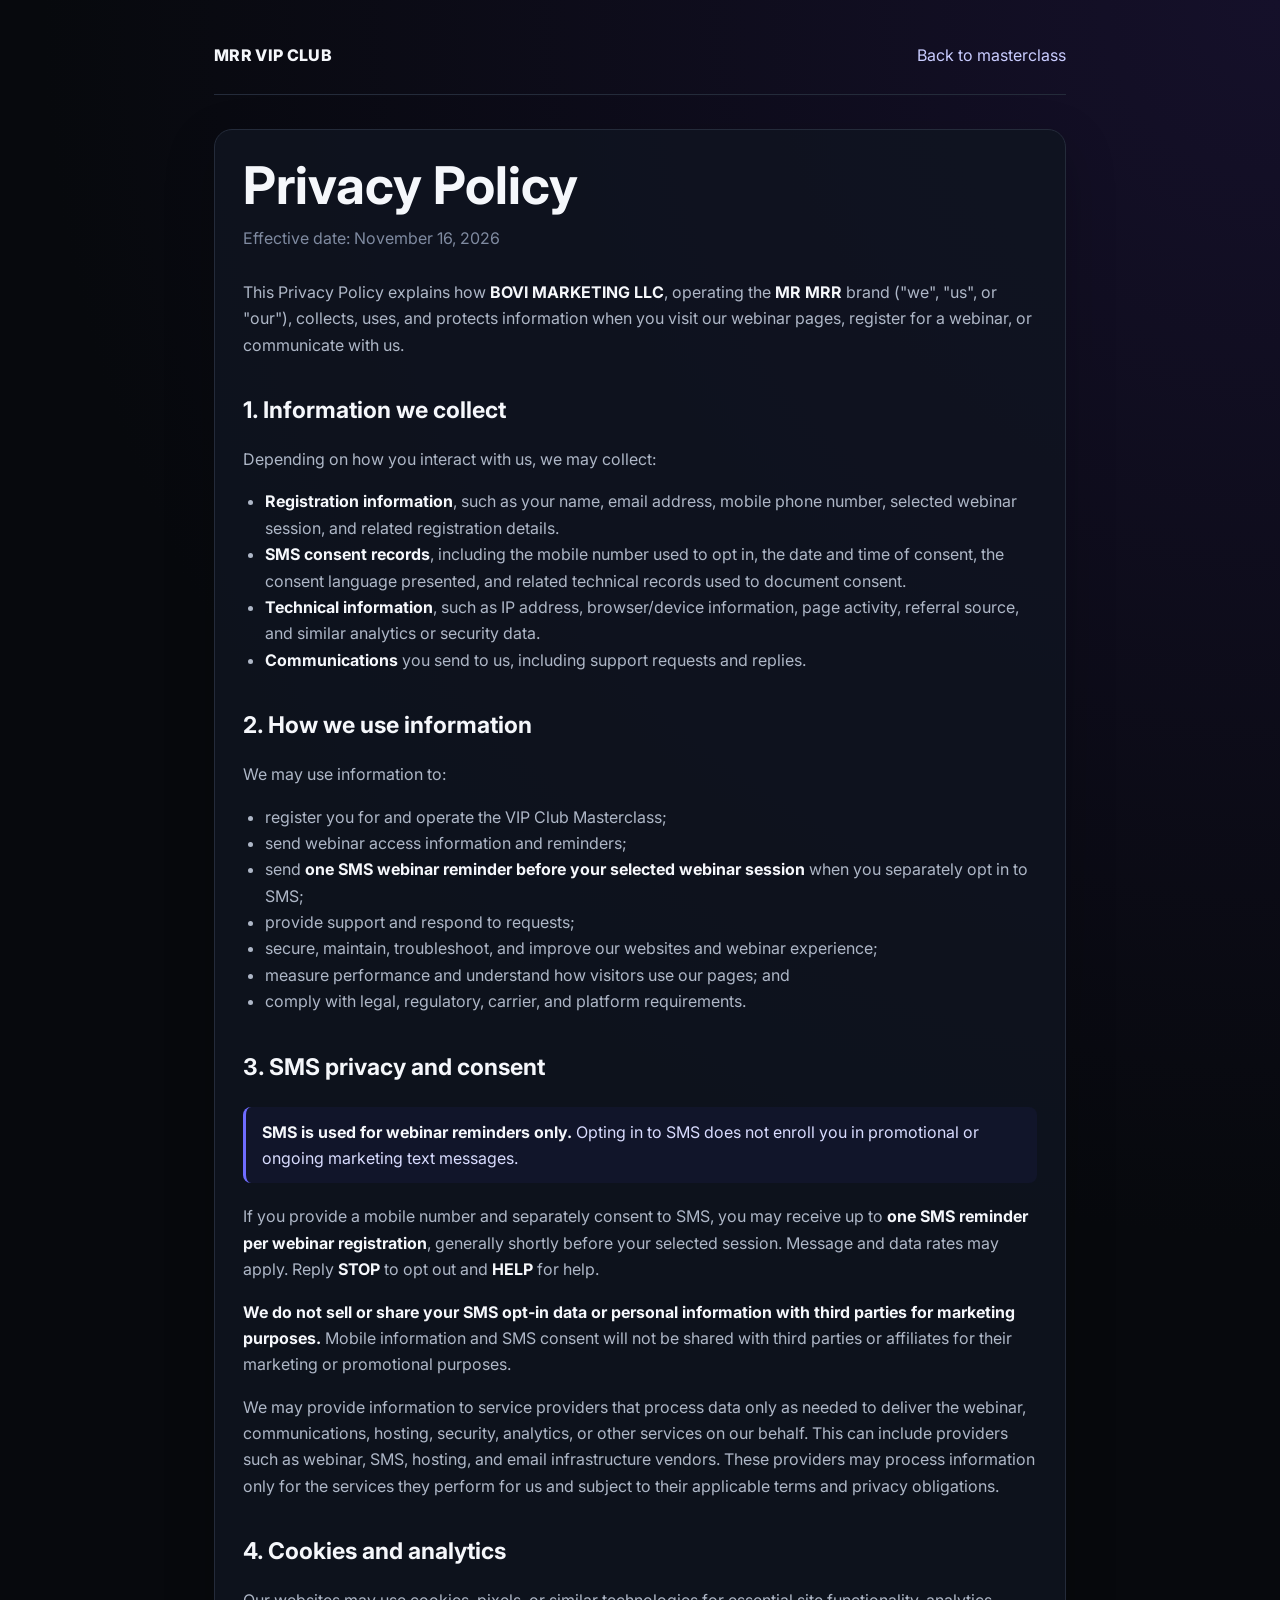
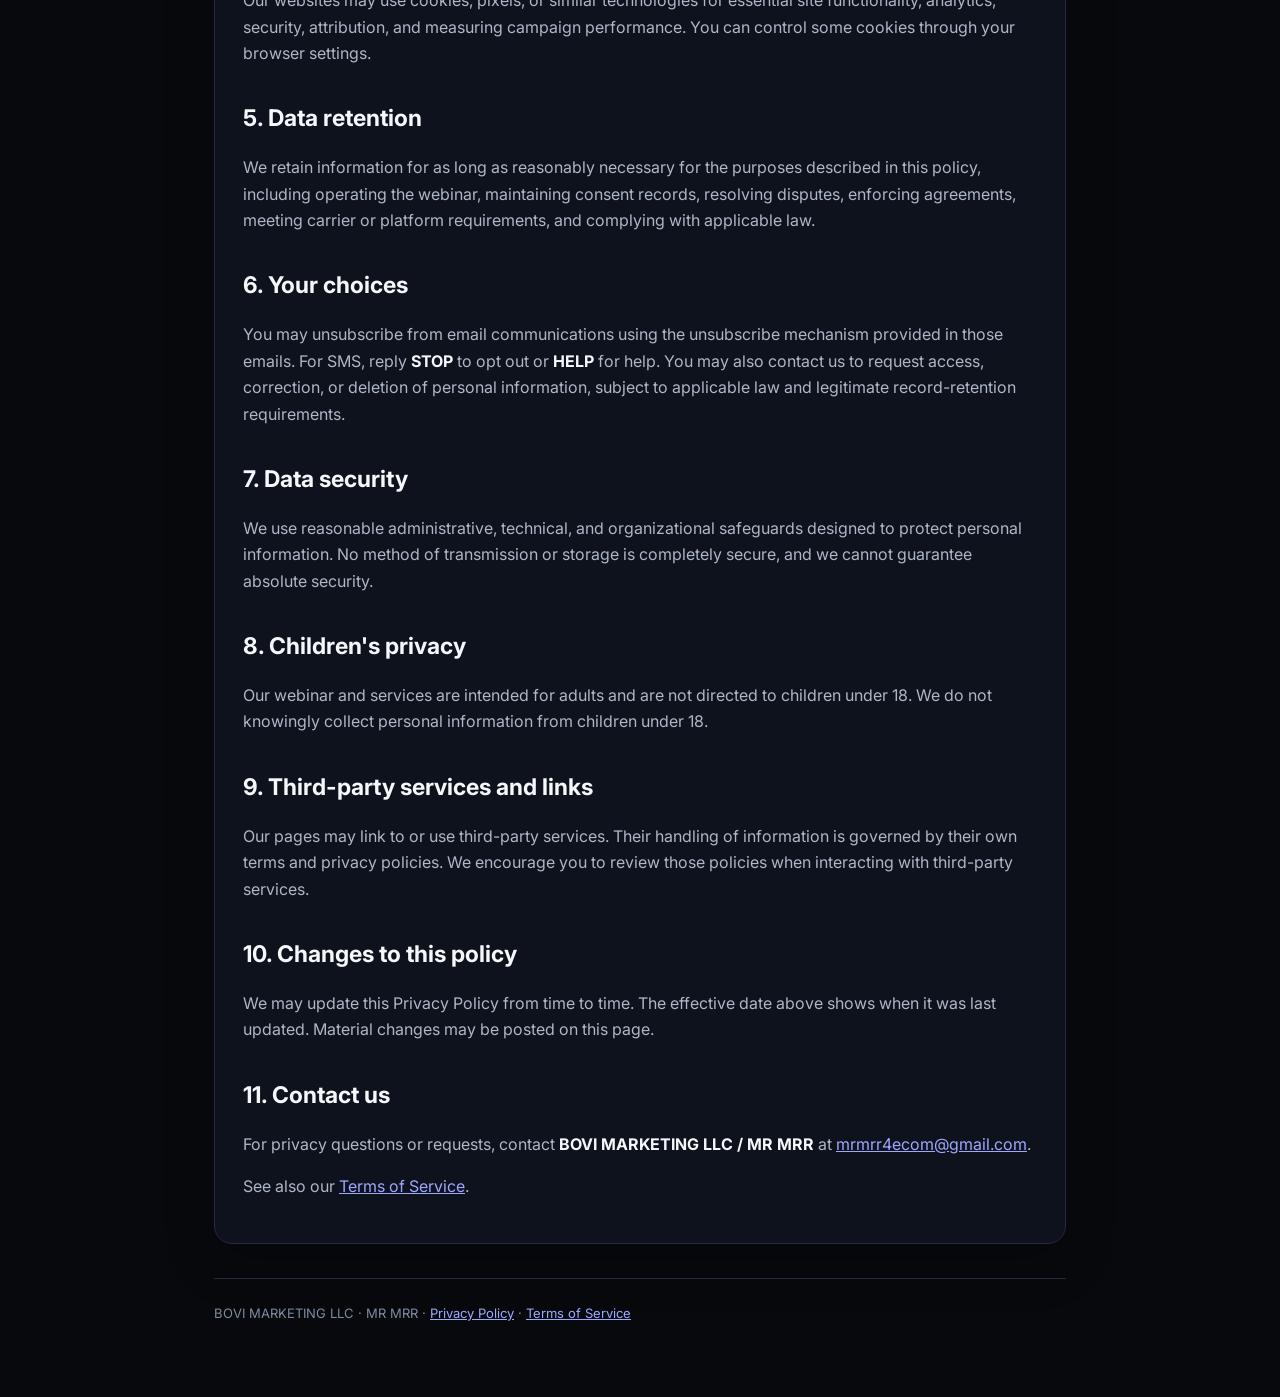
<file: landing-page-1/privacy/index.html>
<!doctype html>
<html lang="en">
<head>
<meta charset="utf-8">
<meta name="viewport" content="width=device-width,initial-scale=1">
<meta name="robots" content="index,follow">
<title>Privacy Policy | MR MRR</title>
<link rel="preconnect" href="https://fonts.googleapis.com">
<link rel="preconnect" href="https://fonts.gstatic.com" crossorigin>
<link href="https://fonts.googleapis.com/css2?family=Inter:wght@400;500;600;700;800&display=swap" rel="stylesheet">
<style>
:root{color-scheme:dark;--bg:#07090d;--panel:#0f1420;--text:#f5f7fb;--muted:#aeb7c7;--accent:#6f6cff;--line:#242b3a}
*{box-sizing:border-box}body{margin:0;background:radial-gradient(circle at top right,#15102a 0,#07090d 38%);color:var(--text);font-family:Inter,system-ui,-apple-system,BlinkMacSystemFont,"Segoe UI",sans-serif;line-height:1.65}
.wrap{max-width:900px;margin:0 auto;padding:42px 24px 72px}.top{display:flex;justify-content:space-between;gap:18px;align-items:center;padding-bottom:26px;border-bottom:1px solid var(--line);margin-bottom:34px}
.brand{font-weight:800;letter-spacing:.02em}.back{color:#c9ccff;text-decoration:none}.back:hover{text-decoration:underline}
h1{font-size:clamp(32px,5vw,52px);line-height:1.08;margin:0 0 10px}h2{font-size:23px;margin:34px 0 10px}h3{font-size:18px;margin:24px 0 8px}
p,li{color:var(--muted)}strong{color:var(--text)}a{color:#9da8ff}.meta{color:#7f8aa0;margin:0 0 28px}
.card{background:rgba(15,20,32,.82);border:1px solid var(--line);border-radius:18px;padding:28px;box-shadow:0 18px 50px rgba(0,0,0,.22)}
.notice{border-left:3px solid var(--accent);padding:12px 16px;background:#11152a;border-radius:8px;color:#d9dcff;margin:20px 0}
ul{padding-left:22px}.footer{margin-top:34px;padding-top:24px;border-top:1px solid var(--line);font-size:13px;color:#7f8aa0}
@media(max-width:640px){.wrap{padding:26px 16px 56px}.top{align-items:flex-start;flex-direction:column}.card{padding:22px}}
</style>
</head>
<body><main class="wrap">
<div class="top"><div class="brand">MRR VIP CLUB</div><a class="back" href="/">Back to masterclass</a></div>
<div class="card">
<h1>Privacy Policy</h1>
<p class="meta">Effective date: November 16, 2026</p>
<p>This Privacy Policy explains how <strong>BOVI MARKETING LLC</strong>, operating the <strong>MR MRR</strong> brand ("we", "us", or "our"), collects, uses, and protects information when you visit our webinar pages, register for a webinar, or communicate with us.</p>

<h2>1. Information we collect</h2>
<p>Depending on how you interact with us, we may collect:</p>
<ul>
<li><strong>Registration information</strong>, such as your name, email address, mobile phone number, selected webinar session, and related registration details.</li>
<li><strong>SMS consent records</strong>, including the mobile number used to opt in, the date and time of consent, the consent language presented, and related technical records used to document consent.</li>
<li><strong>Technical information</strong>, such as IP address, browser/device information, page activity, referral source, and similar analytics or security data.</li>
<li><strong>Communications</strong> you send to us, including support requests and replies.</li>
</ul>

<h2>2. How we use information</h2>
<p>We may use information to:</p>
<ul>
<li>register you for and operate the VIP Club Masterclass;</li>
<li>send webinar access information and reminders;</li>
<li>send <strong>one SMS webinar reminder before your selected webinar session</strong> when you separately opt in to SMS;</li>
<li>provide support and respond to requests;</li>
<li>secure, maintain, troubleshoot, and improve our websites and webinar experience;</li>
<li>measure performance and understand how visitors use our pages; and</li>
<li>comply with legal, regulatory, carrier, and platform requirements.</li>
</ul>

<h2>3. SMS privacy and consent</h2>
<div class="notice"><strong>SMS is used for webinar reminders only.</strong> Opting in to SMS does not enroll you in promotional or ongoing marketing text messages.</div>
<p>If you provide a mobile number and separately consent to SMS, you may receive up to <strong>one SMS reminder per webinar registration</strong>, generally shortly before your selected session. Message and data rates may apply. Reply <strong>STOP</strong> to opt out and <strong>HELP</strong> for help.</p>
<p><strong>We do not sell or share your SMS opt-in data or personal information with third parties for marketing purposes.</strong> Mobile information and SMS consent will not be shared with third parties or affiliates for their marketing or promotional purposes.</p>
<p>We may provide information to service providers that process data only as needed to deliver the webinar, communications, hosting, security, analytics, or other services on our behalf. This can include providers such as webinar, SMS, hosting, and email infrastructure vendors. These providers may process information only for the services they perform for us and subject to their applicable terms and privacy obligations.</p>

<h2>4. Cookies and analytics</h2>
<p>Our websites may use cookies, pixels, or similar technologies for essential site functionality, analytics, security, attribution, and measuring campaign performance. You can control some cookies through your browser settings.</p>

<h2>5. Data retention</h2>
<p>We retain information for as long as reasonably necessary for the purposes described in this policy, including operating the webinar, maintaining consent records, resolving disputes, enforcing agreements, meeting carrier or platform requirements, and complying with applicable law.</p>

<h2>6. Your choices</h2>
<p>You may unsubscribe from email communications using the unsubscribe mechanism provided in those emails. For SMS, reply <strong>STOP</strong> to opt out or <strong>HELP</strong> for help. You may also contact us to request access, correction, or deletion of personal information, subject to applicable law and legitimate record-retention requirements.</p>

<h2>7. Data security</h2>
<p>We use reasonable administrative, technical, and organizational safeguards designed to protect personal information. No method of transmission or storage is completely secure, and we cannot guarantee absolute security.</p>

<h2>8. Children's privacy</h2>
<p>Our webinar and services are intended for adults and are not directed to children under 18. We do not knowingly collect personal information from children under 18.</p>

<h2>9. Third-party services and links</h2>
<p>Our pages may link to or use third-party services. Their handling of information is governed by their own terms and privacy policies. We encourage you to review those policies when interacting with third-party services.</p>

<h2>10. Changes to this policy</h2>
<p>We may update this Privacy Policy from time to time. The effective date above shows when it was last updated. Material changes may be posted on this page.</p>

<h2>11. Contact us</h2>
<p>For privacy questions or requests, contact <strong>BOVI MARKETING LLC / MR MRR</strong> at <a href="mailto:mrmrr4ecom@gmail.com">mrmrr4ecom@gmail.com</a>.</p>

<p>See also our <a href="/terms">Terms of Service</a>.</p>
</div>
<div class="footer">BOVI MARKETING LLC · MR MRR · <a href="/privacy">Privacy Policy</a> · <a href="/terms">Terms of Service</a></div>
</main></body></html>
</file>
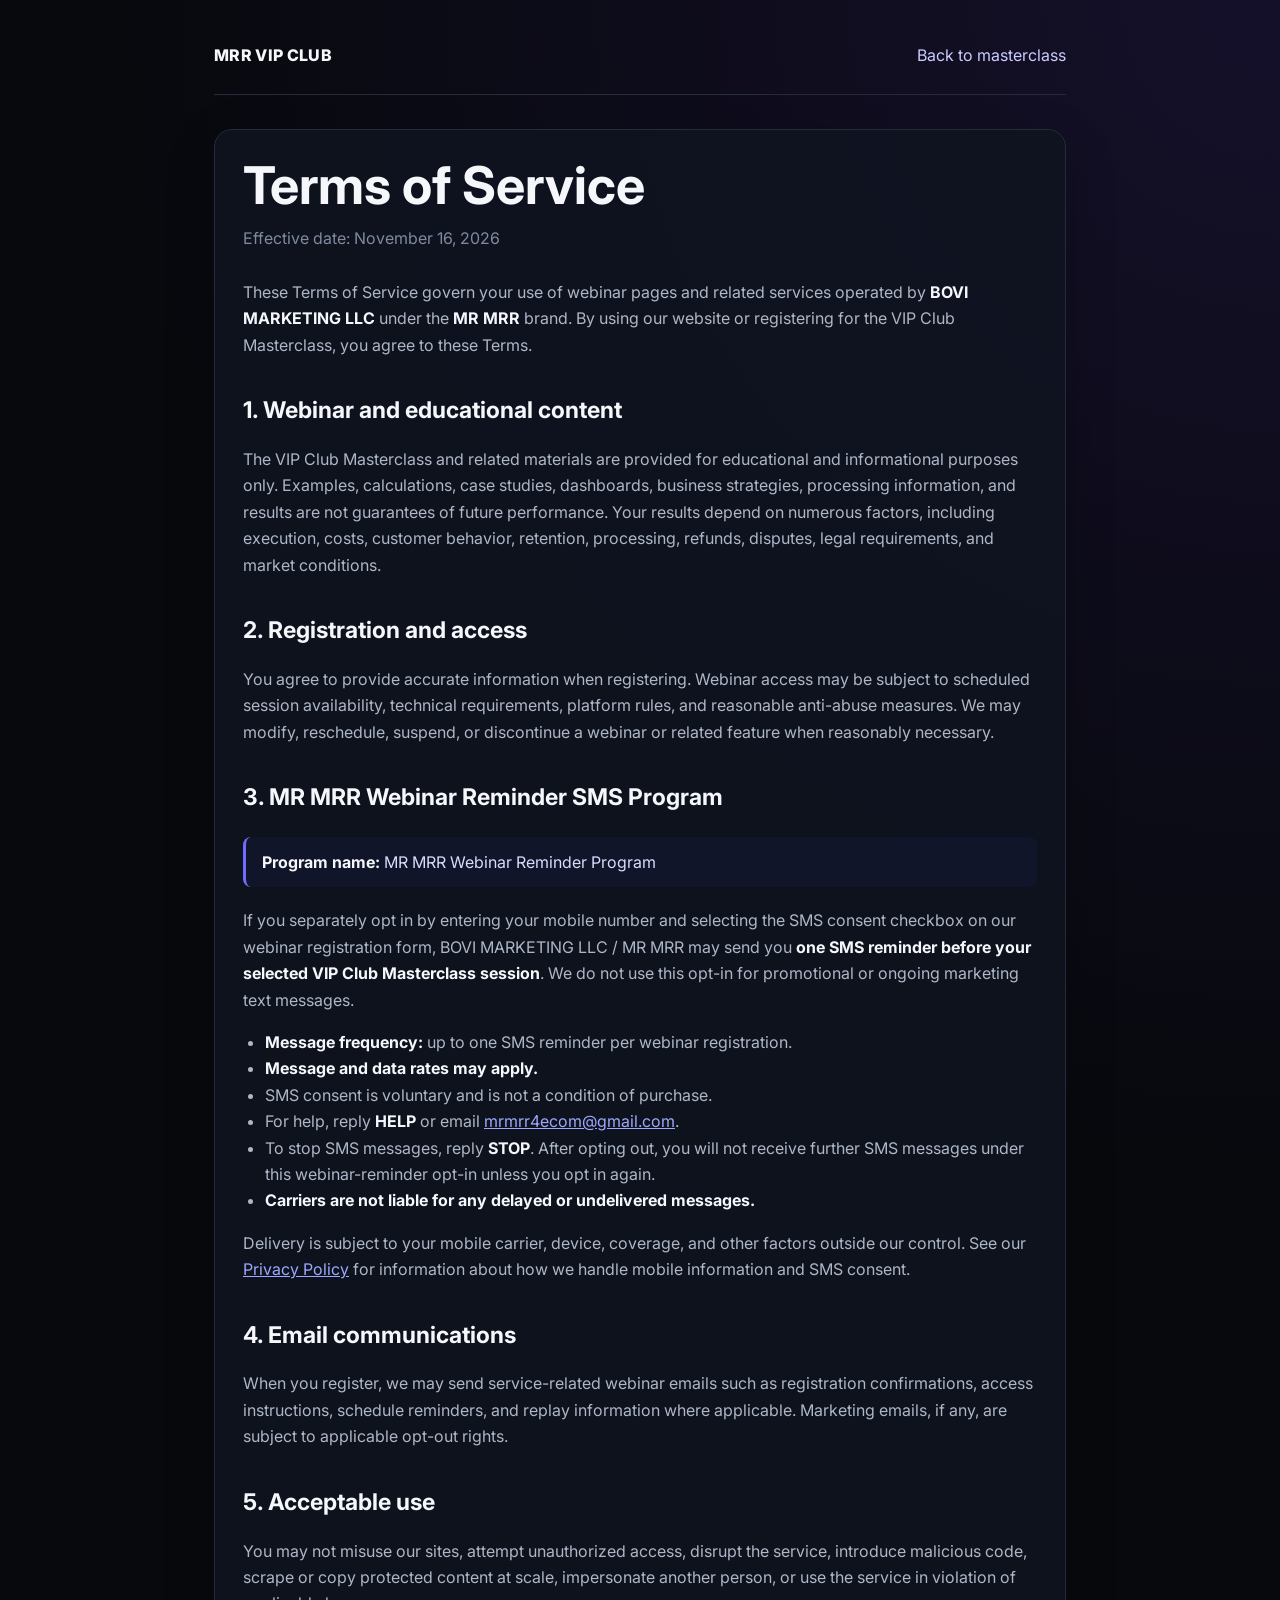
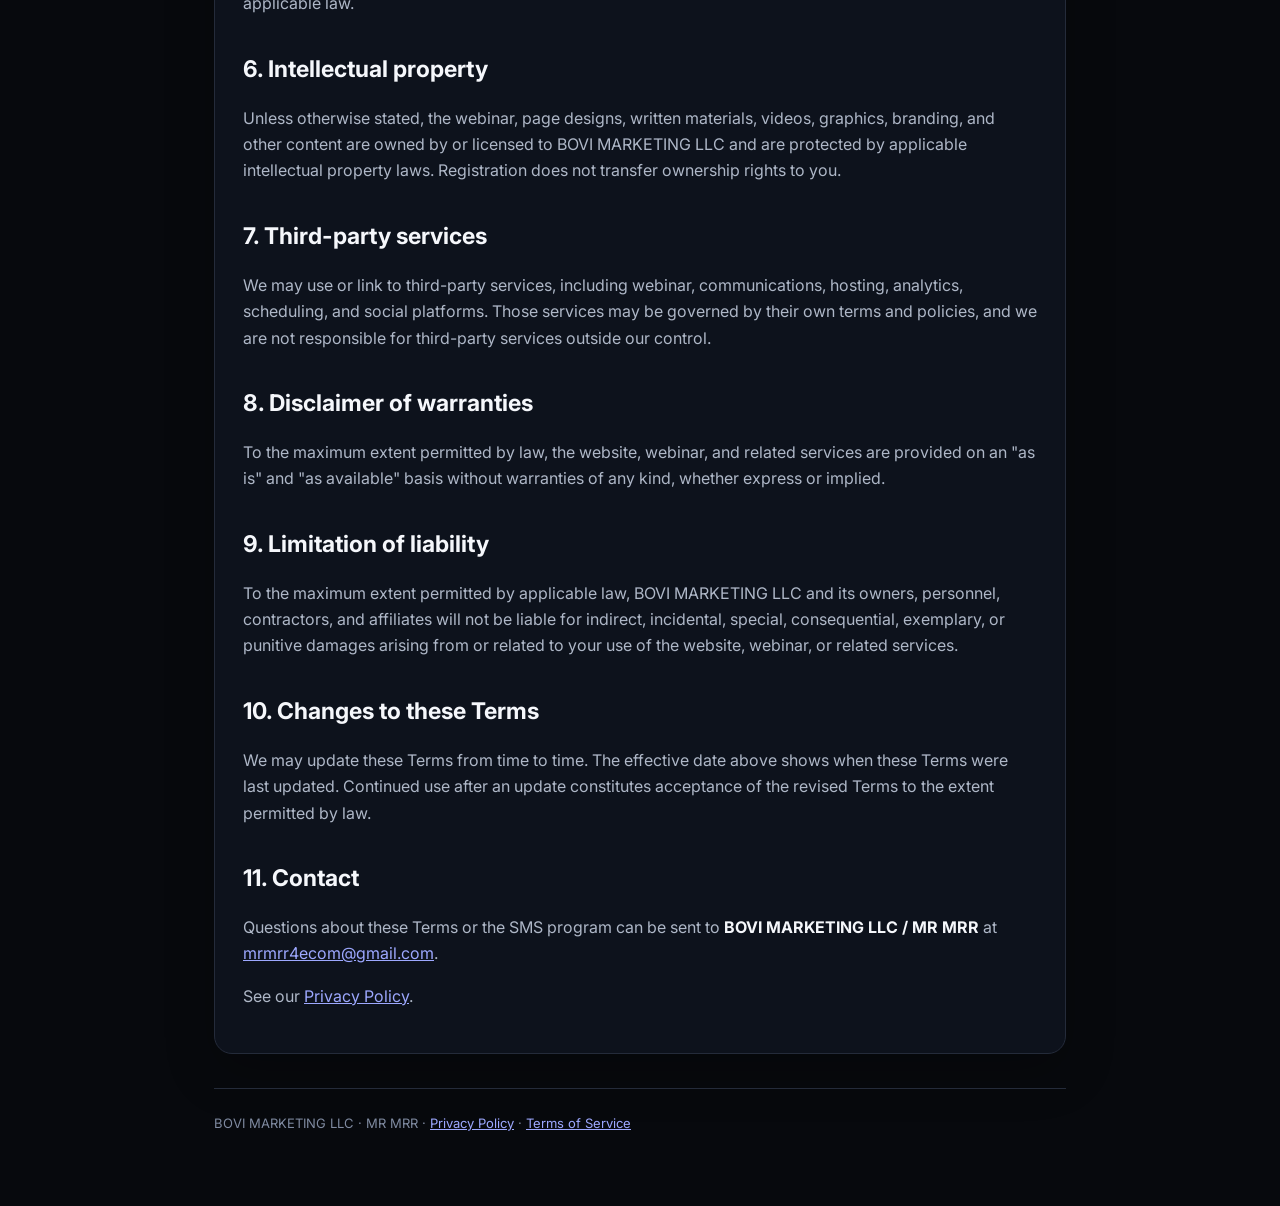
<file: landing-page-1/terms/index.html>
<!doctype html>
<html lang="en">
<head>
<meta charset="utf-8">
<meta name="viewport" content="width=device-width,initial-scale=1">
<meta name="robots" content="index,follow">
<title>Terms of Service | MR MRR</title>
<link rel="preconnect" href="https://fonts.googleapis.com">
<link rel="preconnect" href="https://fonts.gstatic.com" crossorigin>
<link href="https://fonts.googleapis.com/css2?family=Inter:wght@400;500;600;700;800&display=swap" rel="stylesheet">
<style>
:root{color-scheme:dark;--bg:#07090d;--panel:#0f1420;--text:#f5f7fb;--muted:#aeb7c7;--accent:#6f6cff;--line:#242b3a}
*{box-sizing:border-box}body{margin:0;background:radial-gradient(circle at top right,#15102a 0,#07090d 38%);color:var(--text);font-family:Inter,system-ui,-apple-system,BlinkMacSystemFont,"Segoe UI",sans-serif;line-height:1.65}
.wrap{max-width:900px;margin:0 auto;padding:42px 24px 72px}.top{display:flex;justify-content:space-between;gap:18px;align-items:center;padding-bottom:26px;border-bottom:1px solid var(--line);margin-bottom:34px}
.brand{font-weight:800;letter-spacing:.02em}.back{color:#c9ccff;text-decoration:none}.back:hover{text-decoration:underline}
h1{font-size:clamp(32px,5vw,52px);line-height:1.08;margin:0 0 10px}h2{font-size:23px;margin:34px 0 10px}h3{font-size:18px;margin:24px 0 8px}
p,li{color:var(--muted)}strong{color:var(--text)}a{color:#9da8ff}.meta{color:#7f8aa0;margin:0 0 28px}
.card{background:rgba(15,20,32,.82);border:1px solid var(--line);border-radius:18px;padding:28px;box-shadow:0 18px 50px rgba(0,0,0,.22)}
.notice{border-left:3px solid var(--accent);padding:12px 16px;background:#11152a;border-radius:8px;color:#d9dcff;margin:20px 0}
ul{padding-left:22px}.footer{margin-top:34px;padding-top:24px;border-top:1px solid var(--line);font-size:13px;color:#7f8aa0}
@media(max-width:640px){.wrap{padding:26px 16px 56px}.top{align-items:flex-start;flex-direction:column}.card{padding:22px}}
</style>
</head>
<body><main class="wrap">
<div class="top"><div class="brand">MRR VIP CLUB</div><a class="back" href="/">Back to masterclass</a></div>
<div class="card">
<h1>Terms of Service</h1>
<p class="meta">Effective date: November 16, 2026</p>
<p>These Terms of Service govern your use of webinar pages and related services operated by <strong>BOVI MARKETING LLC</strong> under the <strong>MR MRR</strong> brand. By using our website or registering for the VIP Club Masterclass, you agree to these Terms.</p>

<h2>1. Webinar and educational content</h2>
<p>The VIP Club Masterclass and related materials are provided for educational and informational purposes only. Examples, calculations, case studies, dashboards, business strategies, processing information, and results are not guarantees of future performance. Your results depend on numerous factors, including execution, costs, customer behavior, retention, processing, refunds, disputes, legal requirements, and market conditions.</p>

<h2>2. Registration and access</h2>
<p>You agree to provide accurate information when registering. Webinar access may be subject to scheduled session availability, technical requirements, platform rules, and reasonable anti-abuse measures. We may modify, reschedule, suspend, or discontinue a webinar or related feature when reasonably necessary.</p>

<h2>3. MR MRR Webinar Reminder SMS Program</h2>
<div class="notice"><strong>Program name:</strong> MR MRR Webinar Reminder Program</div>
<p>If you separately opt in by entering your mobile number and selecting the SMS consent checkbox on our webinar registration form, BOVI MARKETING LLC / MR MRR may send you <strong>one SMS reminder before your selected VIP Club Masterclass session</strong>. We do not use this opt-in for promotional or ongoing marketing text messages.</p>
<ul>
<li><strong>Message frequency:</strong> up to one SMS reminder per webinar registration.</li>
<li><strong>Message and data rates may apply.</strong></li>
<li>SMS consent is voluntary and is not a condition of purchase.</li>
<li>For help, reply <strong>HELP</strong> or email <a href="mailto:mrmrr4ecom@gmail.com">mrmrr4ecom@gmail.com</a>.</li>
<li>To stop SMS messages, reply <strong>STOP</strong>. After opting out, you will not receive further SMS messages under this webinar-reminder opt-in unless you opt in again.</li>
<li><strong>Carriers are not liable for any delayed or undelivered messages.</strong></li>
</ul>
<p>Delivery is subject to your mobile carrier, device, coverage, and other factors outside our control. See our <a href="/privacy">Privacy Policy</a> for information about how we handle mobile information and SMS consent.</p>

<h2>4. Email communications</h2>
<p>When you register, we may send service-related webinar emails such as registration confirmations, access instructions, schedule reminders, and replay information where applicable. Marketing emails, if any, are subject to applicable opt-out rights.</p>

<h2>5. Acceptable use</h2>
<p>You may not misuse our sites, attempt unauthorized access, disrupt the service, introduce malicious code, scrape or copy protected content at scale, impersonate another person, or use the service in violation of applicable law.</p>

<h2>6. Intellectual property</h2>
<p>Unless otherwise stated, the webinar, page designs, written materials, videos, graphics, branding, and other content are owned by or licensed to BOVI MARKETING LLC and are protected by applicable intellectual property laws. Registration does not transfer ownership rights to you.</p>

<h2>7. Third-party services</h2>
<p>We may use or link to third-party services, including webinar, communications, hosting, analytics, scheduling, and social platforms. Those services may be governed by their own terms and policies, and we are not responsible for third-party services outside our control.</p>

<h2>8. Disclaimer of warranties</h2>
<p>To the maximum extent permitted by law, the website, webinar, and related services are provided on an "as is" and "as available" basis without warranties of any kind, whether express or implied.</p>

<h2>9. Limitation of liability</h2>
<p>To the maximum extent permitted by applicable law, BOVI MARKETING LLC and its owners, personnel, contractors, and affiliates will not be liable for indirect, incidental, special, consequential, exemplary, or punitive damages arising from or related to your use of the website, webinar, or related services.</p>

<h2>10. Changes to these Terms</h2>
<p>We may update these Terms from time to time. The effective date above shows when these Terms were last updated. Continued use after an update constitutes acceptance of the revised Terms to the extent permitted by law.</p>

<h2>11. Contact</h2>
<p>Questions about these Terms or the SMS program can be sent to <strong>BOVI MARKETING LLC / MR MRR</strong> at <a href="mailto:mrmrr4ecom@gmail.com">mrmrr4ecom@gmail.com</a>.</p>

<p>See our <a href="/privacy">Privacy Policy</a>.</p>
</div>
<div class="footer">BOVI MARKETING LLC · MR MRR · <a href="/privacy">Privacy Policy</a> · <a href="/terms">Terms of Service</a></div>
</main></body></html>
</file>
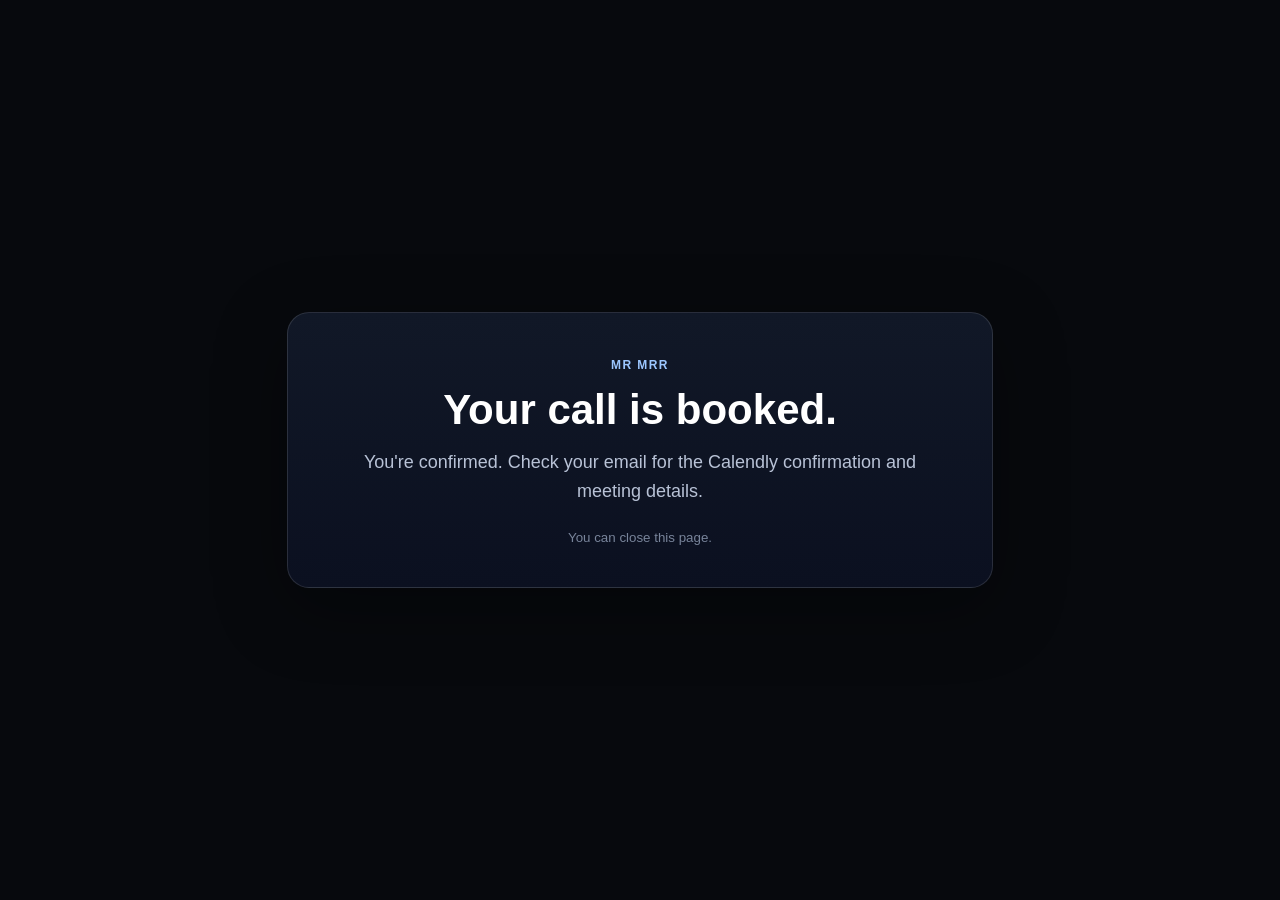
<file: confirmation/booked.html>
<!doctype html>
<html lang="en">
<head>
<meta charset="utf-8">
<meta name="viewport" content="width=device-width,initial-scale=1">
<title>Call Booked | MR MRR</title>
<style>
body{margin:0;background:#07090d;color:#fff;font-family:Inter,Arial,sans-serif;display:grid;place-items:center;min-height:100vh}
.card{max-width:620px;margin:24px;padding:42px;border:1px solid rgba(255,255,255,.12);border-radius:22px;background:linear-gradient(180deg,#111827,#0b1020);text-align:center;box-shadow:0 20px 70px rgba(0,0,0,.35)}
.badge{display:inline-block;font-size:12px;font-weight:700;letter-spacing:.12em;color:#9cc7ff;margin-bottom:16px}
h1{font-size:42px;line-height:1.05;margin:0 0 16px}
p{color:#b8c2d6;font-size:18px;line-height:1.6;margin:0}
small{display:block;color:#78849a;margin-top:24px}
</style>
<script>
!function(f,b,e,v,n,t,s){if(f.fbq)return;n=f.fbq=function(){n.callMethod?
n.callMethod.apply(n,arguments):n.queue.push(arguments)};if(!f._fbq)f._fbq=n;
n.push=n;n.loaded=!0;n.version='2.0';n.queue=[];t=b.createElement(e);t.async=!0;
t.src=v;s=b.getElementsByTagName(e)[0];s.parentNode.insertBefore(t,s)}
(window,document,'script','https://connect.facebook.net/en_US/fbevents.js');
fbq('init','1990672101650978');
fbq('track','PageView');
fbq('track','Schedule');
</script>
</head>
<body>
<main class="card">
  <div class="badge">MR MRR</div>
  <h1>Your call is booked.</h1>
  <p>You're confirmed. Check your email for the Calendly confirmation and meeting details.</p>
  <small>You can close this page.</small>
</main>
</body>
</html>
</file>
